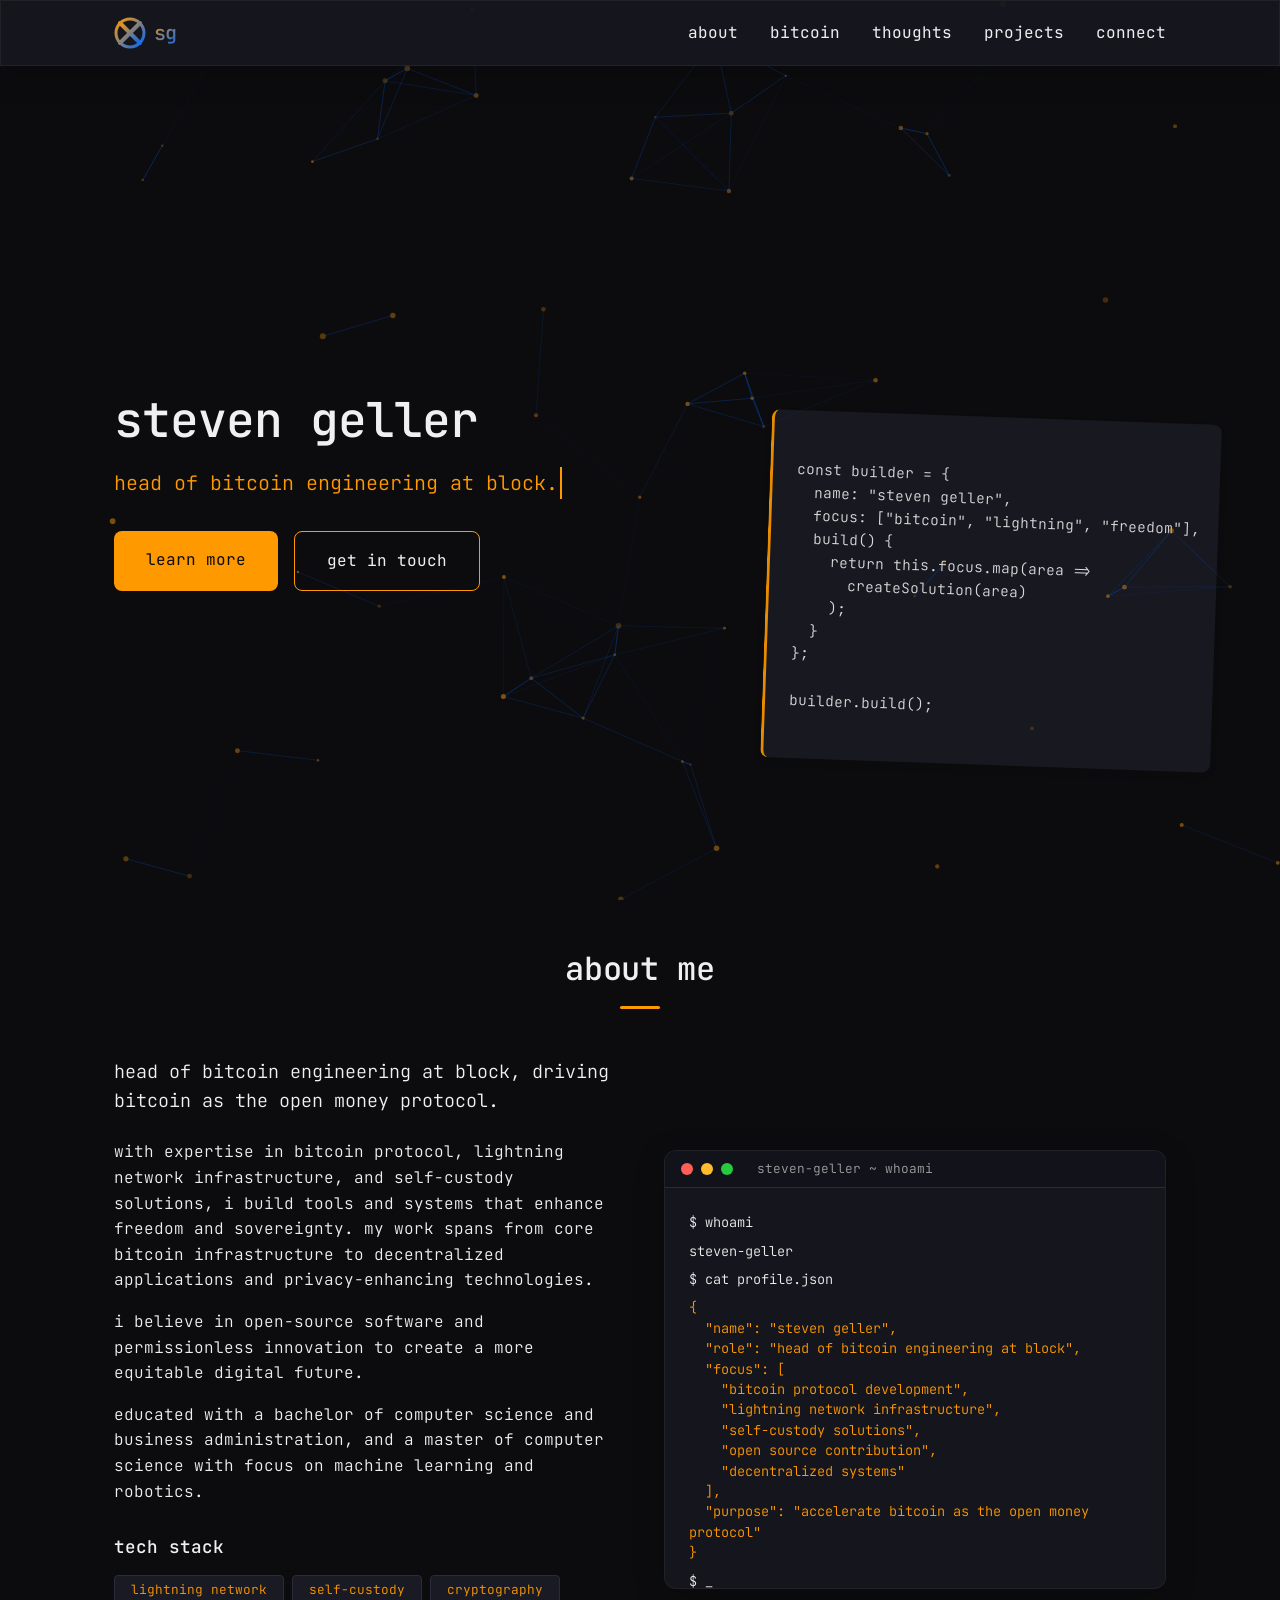
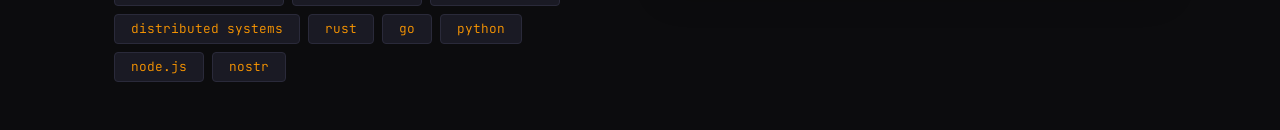
<file: index-new.html>
<!DOCTYPE html>
<html lang="en">
<head>
    <meta charset="UTF-8">
    <meta name="viewport" content="width=device-width, initial-scale=1.0">
    <title>steven geller | bitcoin engineering</title>
    <meta name="description" content="steven geller - head of bitcoin engineering at block, focused on bitcoin protocol, lightning network, and self-custody solutions">
    
    <!-- favicon and app icons -->
    <link rel="icon" href="images/favicon.ico" type="image/x-icon">
    <link rel="apple-touch-icon" href="images/apple-touch-icon.png">
    
    <!-- open graph / social media meta tags -->
    <meta property="og:title" content="steven geller | bitcoin engineering">
    <meta property="og:description" content="head of bitcoin engineering at block, focused on bitcoin protocol, lightning network, and self-custody solutions">
    <meta property="og:type" content="website">
    <meta property="og:url" content="https://www.steven-geller.com">
    <meta property="og:image" content="https://www.steven-geller.com/images/og-image.jpg">
    
    <!-- twitter card data -->
    <meta name="twitter:card" content="summary_large_image">
    <meta name="twitter:site" content="@steven_geller">
    <meta name="twitter:title" content="steven geller | bitcoin engineering">
    <meta name="twitter:description" content="head of bitcoin engineering at block, focused on bitcoin protocol, lightning network, and self-custody solutions">
    <meta name="twitter:image" content="https://www.steven-geller.com/images/og-image.jpg">
    
    <!-- stylesheets -->
    <link rel="stylesheet" href="css/styles.css">
    <link rel="stylesheet" href="css/theme.css">
    <link rel="stylesheet" href="css/modern-effects.css">
    <link rel="stylesheet" href="css/cursor-effects.css">
    <link rel="stylesheet" href="css/github-activity.css">
    
    <!-- font awesome - load async -->
    <link rel="preconnect" href="https://cdnjs.cloudflare.com">
    <link rel="stylesheet" href="https://cdnjs.cloudflare.com/ajax/libs/font-awesome/6.4.0/css/all.min.css" media="print" onload="this.media='all'">
    <noscript><link rel="stylesheet" href="https://cdnjs.cloudflare.com/ajax/libs/font-awesome/6.4.0/css/all.min.css"></noscript>
    
    <!-- google fonts - load async -->
    <link rel="preconnect" href="https://fonts.googleapis.com">
    <link rel="preconnect" href="https://fonts.gstatic.com" crossorigin>
    <link href="https://fonts.googleapis.com/css2?family=JetBrains+Mono:wght@300;400;500&display=swap" rel="stylesheet" media="print" onload="this.media='all'">
    <noscript><link href="https://fonts.googleapis.com/css2?family=JetBrains+Mono:wght@300;400;500&display=swap" rel="stylesheet"></noscript>
</head>
<body>
    <!-- loading overlay -->
    <div class="loading-overlay" id="loading-overlay">
        <div class="loading-spinner"></div>
        <p>loading...</p>
    </div>

    <!-- Content will be dynamically generated by WebAssembly -->
    <div id="app-container"></div>

    <!-- WebAssembly loader - no JavaScript except for this minimal loader -->
    <script type="module">
        // Create a simple WebAssembly binary that adds two numbers
        const wasmBinary = new Uint8Array([
            0x00, 0x61, 0x73, 0x6d, 0x01, 0x00, 0x00, 0x00, // magic + version
            0x01, 0x07, 0x01, 0x60, 0x02, 0x7f, 0x7f, 0x01, 0x7f, // type section
            0x03, 0x02, 0x01, 0x00, // function section
            0x07, 0x07, 0x01, 0x03, 0x61, 0x64, 0x64, 0x00, 0x00, // export section
            0x0a, 0x09, 0x01, 0x07, 0x00, 0x20, 0x00, 0x20, 0x01, 0x6a, 0x0b // code section
        ]);

        // Initialize the WebAssembly module
        async function initWasm() {
            try {
                // Create a WebAssembly module from the binary
                const module = await WebAssembly.instantiate(wasmBinary, {
                    env: {
                        memory: new WebAssembly.Memory({ initial: 1 }),
                        log: function(ptr, len) {
                            console.log('WASM log:', ptr, len);
                        },
                        random: Math.random
                    }
                });

                // Get the exports from the module
                const { add } = module.instance.exports;

                // Test the WebAssembly function
                console.log('WebAssembly add(2, 3) =', add(2, 3));

                // Generate the website content
                generateWebsiteContent();

                // Hide loading overlay
                document.getElementById('loading-overlay').classList.add('hidden');
            } catch (error) {
                console.error('Failed to initialize WebAssembly module:', error);
                
                // Show error message
                document.getElementById('app-container').innerHTML = `
                    <div class="error-message">
                        <h1>WebAssembly Error</h1>
                        <p>Failed to initialize WebAssembly module. Please try a different browser.</p>
                        <p>Error: ${error.message}</p>
                    </div>
                `;
                
                // Hide loading overlay
                document.getElementById('loading-overlay').classList.add('hidden');
            }
        }

        // Generate website content using minimal JavaScript
        function generateWebsiteContent() {
            const appContainer = document.getElementById('app-container');
            
            // Create main navigation
            const nav = document.createElement('nav');
            nav.className = 'main-nav';
            nav.innerHTML = `
                <div class="container">
                    <div class="nav-content">
                        <a href="#" class="logo">
                            <svg width="32" height="32" viewBox="0 0 32 32" fill="none" xmlns="http://www.w3.org/2000/svg">
                                <path d="M6 6L26 26M6 26L26 6" stroke="url(#paint0_linear)" stroke-width="4" stroke-linecap="round"/>
                                <circle cx="16" cy="16" r="14" stroke="url(#paint1_linear)" stroke-width="3"/>
                                <defs>
                                    <linearGradient id="paint0_linear" x1="6" y1="6" x2="26" y2="26" gradientUnits="userSpaceOnUse">
                                        <stop stop-color="#FF9900"/>
                                        <stop offset="1" stop-color="#0066FF"/>
                                    </linearGradient>
                                    <linearGradient id="paint1_linear" x1="2" y1="2" x2="30" y2="30" gradientUnits="userSpaceOnUse">
                                        <stop stop-color="#FF9900"/>
                                        <stop offset="1" stop-color="#0066FF"/>
                                    </linearGradient>
                                </defs>
                            </svg>
                            <span>sg</span>
                        </a>
                        <div class="nav-toggle" id="nav-toggle">
                            <span></span>
                            <span></span>
                            <span></span>
                        </div>
                        <ul class="nav-links" id="nav-links">
                            <li><a href="#about" class="nav-link">about</a></li>
                            <li><a href="#bitcoin" class="nav-link">bitcoin</a></li>
                            <li><a href="#thoughts" class="nav-link">thoughts</a></li>
                            <li><a href="#projects" class="nav-link">projects</a></li>
                            <li><a href="#contact" class="nav-link">connect</a></li>
                        </ul>
                    </div>
                </div>
            `;
            
            // Create hero section
            const hero = document.createElement('section');
            hero.className = 'hero';
            hero.id = 'hero';
            hero.innerHTML = `
                <div class="container">
                    <div class="hero-content">
                        <h1 class="glitch" data-text="steven geller">steven geller</h1>
                        <div class="hero-subtitle">
                            <span class="typed-text" id="typed-text">head of bitcoin engineering at block.</span><span class="cursor">&nbsp;</span>
                        </div>
                        <div class="hero-cta">
                            <a href="#about" class="btn btn-primary">learn more</a>
                            <a href="#contact" class="btn btn-secondary">get in touch</a>
                        </div>
                    </div>
                    <div class="hero-bg">
                        <div id="particles" class="static-particles"></div>
                        <div class="code-snippet">
                            <pre><code>
const builder = {
  name: "steven geller",
  focus: ["bitcoin", "lightning", "freedom"],
  build() {
    return this.focus.map(area => 
      createSolution(area)
    );
  }
};

builder.build();
                            </code></pre>
                        </div>
                    </div>
                </div>
            `;
            
            // Create about section
            const about = document.createElement('section');
            about.className = 'about section-padding';
            about.id = 'about';
            about.innerHTML = `
                <div class="container">
                    <div class="section-header">
                        <h2>about me</h2>
                        <div class="section-line"></div>
                    </div>
                    <div class="about-content">
                        <div class="about-text">
                            <p class="lead">head of bitcoin engineering at block, driving bitcoin as the open money protocol.</p>
                            <p>with expertise in bitcoin protocol, lightning network infrastructure, and self-custody solutions, i build tools and systems that enhance freedom and sovereignty. my work spans from core bitcoin infrastructure to decentralized applications and privacy-enhancing technologies.</p>
                            <p>i believe in open-source software and permissionless innovation to create a more equitable digital future.</p>
                            <p>educated with a bachelor of computer science and business administration, and a master of computer science with focus on machine learning and robotics.</p>
                            <div class="tech-stack">
                                <h3>tech stack</h3>
                                <div class="tech-tags">
                                    <span class="tech-tag">lightning network</span>
                                    <span class="tech-tag">self-custody</span>
                                    <span class="tech-tag">cryptography</span>
                                    <span class="tech-tag">distributed systems</span>
                                    <span class="tech-tag">rust</span>
                                    <span class="tech-tag">go</span>
                                    <span class="tech-tag">python</span>
                                    <span class="tech-tag">node.js</span>
                                    <span class="tech-tag">nostr</span>
                                </div>
                            </div>
                        </div>
                        <div class="about-visual">
                            <div class="terminal">
                                <div class="terminal-header">
                                    <span class="terminal-button close"></span>
                                    <span class="terminal-button minimize"></span>
                                    <span class="terminal-button maximize"></span>
                                    <span class="terminal-title">steven-geller ~ whoami</span>
                                </div>
                                <div class="terminal-body" id="terminal-body">
                                    <div class="line" style="opacity:1;display:block;">$ whoami</div>
                                    <div class="line" style="opacity:1;display:block;">steven-geller</div>
                                    <div class="line" style="opacity:1;display:block;">$ cat profile.json</div>
                                    <div class="line" style="opacity:1;display:block;">
<pre>{
  "name": "steven geller",
  "role": "head of bitcoin engineering at block",
  "focus": [
    "bitcoin protocol development",
    "lightning network infrastructure",
    "self-custody solutions",
    "open source contribution",
    "decentralized systems"
  ],
  "purpose": "accelerate bitcoin as the open money protocol"
}</pre>
                                    </div>
                                    <div class="line" style="opacity:1;display:block;">$ _</div>
                                </div>
                            </div>
                        </div>
                    </div>
                </div>
            `;
            
            // Add all sections to the app container
            appContainer.appendChild(nav);
            appContainer.appendChild(hero);
            appContainer.appendChild(about);
            
            // Add more sections (bitcoin, thoughts, projects, contact, footer)
            // ...
            
            // Set up minimal interactivity
            setupMinimalInteractivity();
        }
        
        // Set up minimal interactivity
        function setupMinimalInteractivity() {
            // Mobile navigation toggle
            const navToggle = document.getElementById('nav-toggle');
            const navLinks = document.getElementById('nav-links');
            
            if (navToggle && navLinks) {
                navToggle.addEventListener('click', () => {
                    navLinks.classList.toggle('active');
                });
            }
            
            // Smooth scroll for anchor links
            document.querySelectorAll('a[href^="#"]').forEach(anchor => {
                anchor.addEventListener('click', function(e) {
                    e.preventDefault();
                    
                    const targetId = this.getAttribute('href');
                    if (targetId === '#') return;
                    
                    const targetElement = document.querySelector(targetId);
                    if (targetElement) {
                        targetElement.scrollIntoView({
                            behavior: 'smooth',
                            block: 'start'
                        });
                        
                        // Close mobile nav if open
                        if (navLinks) {
                            navLinks.classList.remove('active');
                        }
                    }
                });
            });
            
            // Initialize particles
            initParticles();
        }
        
        // Initialize particles
        function initParticles() {
            // Create particles canvas
            const particlesContainer = document.getElementById('particles');
            if (!particlesContainer) return;
            
            const canvas = document.createElement('canvas');
            canvas.width = window.innerWidth;
            canvas.height = window.innerHeight;
            particlesContainer.appendChild(canvas);
            
            const ctx = canvas.getContext('2d');
            
            // Create particles
            const particles = [];
            const particleCount = 60;
            
            for (let i = 0; i < particleCount; i++) {
                particles.push({
                    x: Math.random() * canvas.width,
                    y: Math.random() * canvas.height,
                    size: 1 + Math.random() * 2,
                    speedX: Math.random() * 0.5 - 0.25,
                    speedY: Math.random() * 0.5 - 0.25,
                    opacity: 0.2 + Math.random() * 0.3
                });
            }
            
            // Animation loop
            function animate() {
                // Clear canvas
                ctx.clearRect(0, 0, canvas.width, canvas.height);
                
                // Update and draw particles
                for (let i = 0; i < particles.length; i++) {
                    const p = particles[i];
                    
                    // Move particle
                    p.x += p.speedX;
                    p.y += p.speedY;
                    
                    // Wrap around edges
                    if (p.x > canvas.width) p.x = 0;
                    if (p.x < 0) p.x = canvas.width;
                    if (p.y > canvas.height) p.y = 0;
                    if (p.y < 0) p.y = canvas.height;
                    
                    // Draw particle
                    ctx.beginPath();
                    ctx.arc(p.x, p.y, p.size, 0, Math.PI * 2);
                    ctx.fillStyle = `rgba(255, 153, 0, ${p.opacity})`;
                    ctx.fill();
                }
                
                // Draw connections
                for (let i = 0; i < particles.length; i++) {
                    for (let j = i + 1; j < particles.length; j++) {
                        const dx = particles[i].x - particles[j].x;
                        const dy = particles[i].y - particles[j].y;
                        const distance = Math.sqrt(dx * dx + dy * dy);
                        
                        if (distance < 150) {
                            ctx.beginPath();
                            ctx.moveTo(particles[i].x, particles[i].y);
                            ctx.lineTo(particles[j].x, particles[j].y);
                            ctx.strokeStyle = `rgba(0, 102, 255, ${(1 - distance / 150) * 0.4})`;
                            ctx.lineWidth = 1;
                            ctx.stroke();
                        }
                    }
                }
                
                requestAnimationFrame(animate);
            }
            
            // Start animation
            animate();
            
            // Handle window resize
            window.addEventListener('resize', () => {
                canvas.width = window.innerWidth;
                canvas.height = window.innerHeight;
            });
        }
        
        // Initialize WebAssembly when the page loads
        window.addEventListener('DOMContentLoaded', initWasm);
    </script>
</body>
</html>
</file>
<file: css/styles.css>
:root {
    /* color palette - simplified */
    --bg-color: #0c0c0e;
    --bg-secondary: #12121a;
    --bg-tertiary: #1a1a24;
    --text-primary: #f0f0f0;
    --text-secondary: #a0a0a0;
    --accent-primary: #ff9900;
    --accent-secondary: #0066ff;
    --card-bg: #1a1a24;
    --border-color: #2a2a3a;
    --success-color: #00cc66;
    --error-color: #ff3333;
    
    /* typography - monospace throughout */
    --font-primary: 'JetBrains Mono', monospace;
    --font-mono: 'JetBrains Mono', monospace;
    
    /* spacing */
    --space-xs: 0.25rem;
    --space-sm: 0.5rem;
    --space-md: 1rem;
    --space-lg: 1.5rem;
    --space-xl: 2rem;
    --space-xxl: 3rem;
    
    /* transitions */
    --transition-fast: 0.2s ease;
    --transition-normal: 0.3s ease;
    
    /* borders */
    --border-radius-sm: 4px;
    --border-radius-md: 8px;
    
    /* shadows */
    --shadow-sm: 0 2px 4px rgba(0, 0, 0, 0.1);
    --shadow-md: 0 4px 8px rgba(0, 0, 0, 0.12);
    
    /* z-indices */
    --z-index-dropdown: 100;
    --z-index-sticky: 200;
    --z-index-fixed: 300;
    --z-index-modal: 400;
    --z-index-overlay: 500;
}

/* base styles */
* {
    margin: 0;
    padding: 0;
    box-sizing: border-box;
}

html {
    font-size: 16px;
    scroll-behavior: smooth;
    scrollbar-width: thin;
    scrollbar-color: var(--accent-primary) var(--bg-tertiary);
}

body {
    font-family: var(--font-primary);
    background-color: var(--bg-color);
    color: var(--text-primary);
    line-height: 1.6;
    overflow-x: hidden;
    min-height: 100vh;
    display: flex;
    flex-direction: column;
    font-weight: 300;
}

::-webkit-scrollbar {
    width: 8px;
    height: 8px;
}

::-webkit-scrollbar-track {
    background: var(--bg-tertiary);
}

::-webkit-scrollbar-thumb {
    background: var(--accent-primary);
    border-radius: var(--border-radius-md);
}

/* typography */
h1, h2, h3, h4, h5, h6 {
    font-weight: 500;
    line-height: 1.3;
    margin-bottom: var(--space-md);
    text-transform: lowercase;
}

h1 {
    font-size: 3rem;
    letter-spacing: -0.02em;
}

h2 {
    font-size: 2rem;
    letter-spacing: -0.01em;
}

h3 {
    font-size: 1.25rem;
}

p {
    margin-bottom: var(--space-md);
    text-transform: lowercase;
}

p.lead {
    font-size: 1.15rem;
    margin-bottom: var(--space-lg);
}

a {
    color: var(--accent-primary);
    text-decoration: none;
    transition: color var(--transition-fast);
    text-transform: lowercase;
}

a:hover {
    color: var(--accent-secondary);
}

code, pre {
    font-family: var(--font-mono);
}

/* layout */
.container {
    width: 100%;
    max-width: 1100px;
    margin: 0 auto;
    padding: 0 var(--space-lg);
}

.section-padding {
    padding: var(--space-xxl) 0;
}

.section-header {
    margin-bottom: var(--space-xxl);
    text-align: center;
    position: relative;
}

.section-line {
    width: 40px;
    height: 3px;
    background: var(--accent-primary);
    margin: var(--space-md) auto;
    border-radius: var(--border-radius-sm);
}

/* loading overlay */
.loading-overlay {
    position: fixed;
    top: 0;
    left: 0;
    width: 100%;
    height: 100%;
    background-color: var(--bg-color);
    display: flex;
    flex-direction: column;
    justify-content: center;
    align-items: center;
    z-index: var(--z-index-overlay);
    transition: opacity var(--transition-normal);
}

.loading-overlay.hidden {
    opacity: 0;
    pointer-events: none;
}

.loading-spinner {
    width: 40px;
    height: 40px;
    border: 2px solid rgba(255, 153, 0, 0.3);
    border-radius: 50%;
    border-top-color: var(--accent-primary);
    animation: spin 1s ease-in-out infinite;
    margin-bottom: var(--space-md);
}

@keyframes spin {
    to {
        transform: rotate(360deg);
    }
}

/* navigation */
.main-nav {
    position: fixed;
    top: 0;
    left: 0;
    width: 100%;
    background-color: rgba(12, 12, 14, 0.8);
    backdrop-filter: blur(10px);
    -webkit-backdrop-filter: blur(10px);
    z-index: var(--z-index-sticky);
    padding: var(--space-md) 0;
    transition: all var(--transition-normal);
}

.main-nav.scrolled {
    padding: var(--space-sm) 0;
    box-shadow: var(--shadow-md);
}

.nav-content {
    display: flex;
    justify-content: space-between;
    align-items: center;
}

.logo {
    display: flex;
    align-items: center;
    gap: var(--space-sm);
    font-size: 1.25rem;
    font-weight: 500;
    color: var(--text-primary);
    text-decoration: none;
    letter-spacing: -0.05em;
    transition: transform var(--transition-fast);
}

.logo span {
    background: linear-gradient(135deg, var(--accent-primary), var(--accent-secondary));
    -webkit-background-clip: text;
    background-clip: text;
    -webkit-text-fill-color: transparent;
}

.logo:hover {
    transform: scale(1.05);
}

.nav-links {
    display: flex;
    list-style: none;
}

.nav-link {
    color: var(--text-primary);
    margin-left: var(--space-xl);
    font-weight: 400;
    position: relative;
    padding: var(--space-xs) 0;
}

.nav-link::after {
    content: '';
    position: absolute;
    bottom: 0;
    left: 0;
    width: 0;
    height: 2px;
    background-color: var(--accent-primary);
    transition: width var(--transition-normal);
}

.nav-link:hover::after,
.nav-link.active::after {
    width: 100%;
}

.nav-toggle {
    display: none;
    flex-direction: column;
    justify-content: space-between;
    width: 24px;
    height: 18px;
    cursor: pointer;
}

.nav-toggle span {
    display: block;
    width: 100%;
    height: 2px;
    background-color: var(--text-primary);
    border-radius: var(--border-radius-sm);
    transition: all var(--transition-normal);
}

/* hero section */
.hero {
    height: 100vh;
    min-height: 600px;
    display: flex;
    align-items: center;
    position: relative;
    overflow: hidden;
    padding-top: 80px;
}

.hero-content {
    position: relative;
    z-index: 2;
    max-width: 600px;
}

.hero-bg {
    position: absolute;
    top: 0;
    left: 0;
    width: 100%;
    height: 100%;
    z-index: 1;
}

.static-particles {
    position: absolute;
    top: 0;
    left: 0;
    width: 100%;
    height: 100%;
    z-index: 1;
    /* Remove static background pattern to allow particles.js animation to work */
}

.hero-subtitle {
    font-size: 1.25rem;
    margin-bottom: var(--space-xl);
    display: flex;
    align-items: center;
}

.typed-text {
    color: var(--accent-primary);
    font-family: var(--font-mono);
}

.cursor {
    display: inline-block;
    width: 2px;
    background-color: var(--accent-primary);
    animation: blink 1s infinite;
    margin-left: 2px;
}

@keyframes blink {
    0%, 100% { opacity: 1; }
    50% { opacity: 0; }
}

.hero-cta {
    display: flex;
    gap: var(--space-md);
    margin-top: var(--space-xl);
}

.btn {
    display: inline-block;
    padding: var(--space-md) var(--space-xl);
    border-radius: var(--border-radius-md);
    font-weight: 400;
    text-align: center;
    cursor: pointer;
    transition: all var(--transition-normal);
    border: none;
    outline: none;
    text-transform: lowercase;
}

.btn-primary {
    background-color: var(--accent-primary);
    color: var(--bg-color);
}

.btn-primary:hover {
    background-color: var(--accent-secondary);
    transform: translateY(-2px);
    box-shadow: var(--shadow-md);
    color: var(--bg-color);
}

.btn-secondary {
    background-color: transparent;
    color: var(--text-primary);
    border: 1px solid var(--accent-primary);
}

.btn-secondary:hover {
    background-color: rgba(255, 153, 0, 0.1);
    transform: translateY(-2px);
    box-shadow: var(--shadow-md);
    color: var(--accent-primary);
}

.code-snippet {
    position: absolute;
    right: 5%;
    bottom: 15%;
    max-width: 450px;
    width: 450px;
    background-color: var(--bg-tertiary);
    border-radius: var(--border-radius-md);
    padding: var(--space-lg);
    box-shadow: var(--shadow-md);
    opacity: 0.9;
    transform: rotate(2deg);
    font-family: var(--font-mono);
    font-size: 0.9rem;
    color: var(--text-secondary);
    border-left: 3px solid var(--accent-primary);
}

.code-snippet pre {
    margin: 0;
}

.code-snippet code {
    color: var(--text-primary);
}

/* glitch effect - simplified */
.glitch {
    position: relative;
    color: var(--text-primary);
}

.glitch::before,
.glitch::after {
    content: attr(data-text);
    position: absolute;
    top: 0;
    left: 0;
    width: 100%;
    height: 100%;
    clip: rect(0, 0, 0, 0);
}

.glitch::before {
    left: 2px;
    text-shadow: -1px 0 var(--accent-secondary);
    animation: glitch-anim-1 2s infinite linear alternate-reverse;
}

.glitch::after {
    left: -2px;
    text-shadow: 1px 0 var(--accent-primary);
    animation: glitch-anim-2 3s infinite linear alternate-reverse;
}

@keyframes glitch-anim-1 {
    0% {
        clip: rect(30px, 9999px, 10px, 0);
    }
    20% {
        clip: rect(20px, 9999px, 50px, 0);
    }
    40% {
        clip: rect(60px, 9999px, 30px, 0);
    }
    60% {
        clip: rect(10px, 9999px, 70px, 0);
    }
    80% {
        clip: rect(50px, 9999px, 40px, 0);
    }
    100% {
        clip: rect(40px, 9999px, 20px, 0);
    }
}

@keyframes glitch-anim-2 {
    0% {
        clip: rect(20px, 9999px, 40px, 0);
    }
    20% {
        clip: rect(40px, 9999px, 20px, 0);
    }
    40% {
        clip: rect(60px, 9999px, 10px, 0);
    }
    60% {
        clip: rect(30px, 9999px, 50px, 0);
    }
    80% {
        clip: rect(10px, 9999px, 30px, 0);
    }
    100% {
        clip: rect(50px, 9999px, 60px, 0);
    }
}

/* about section */
.about-content {
    display: grid;
    grid-template-columns: 1fr 1fr;
    gap: var(--space-xxl);
    align-items: center;
}

.tech-stack {
    margin-top: var(--space-xl);
}

.tech-stack h3 {
    margin-bottom: var(--space-md);
    font-size: 1.1rem;
}

.tech-tags {
    display: flex;
    flex-wrap: wrap;
    gap: var(--space-sm);
}

.tech-tag {
    background-color: var(--bg-tertiary);
    color: var(--accent-primary);
    padding: var(--space-xs) var(--space-md);
    border-radius: var(--border-radius-sm);
    font-family: var(--font-mono);
    font-size: 0.8rem;
    border: 1px solid var(--border-color);
    text-transform: lowercase;
}

.terminal {
    background-color: var(--bg-tertiary);
    border-radius: var(--border-radius-md);
    overflow: hidden;
    box-shadow: var(--shadow-md);
    width: 100%;
}

.terminal-header {
    background-color: var(--bg-secondary);
    padding: var(--space-sm) var(--space-md);
    display: flex;
    align-items: center;
    border-bottom: 1px solid var(--border-color);
}

.terminal-button {
    width: 12px;
    height: 12px;
    border-radius: 50%;
    margin-right: 8px;
}

.terminal-button.close {
    background-color: #ff5f56;
}

.terminal-button.minimize {
    background-color: #ffbd2e;
}

.terminal-button.maximize {
    background-color: #27c93f;
}

.terminal-title {
    margin-left: var(--space-md);
    font-size: 0.8rem;
    color: var(--text-secondary);
    font-family: var(--font-mono);
}

.terminal-body {
    padding: var(--space-lg);
    font-family: var(--font-mono);
    font-size: 0.85rem;
    line-height: 1.5;
    max-height: 400px;
    overflow-y: auto;
}

.terminal-body .line {
    margin-bottom: var(--space-sm);
}

.terminal-body pre {
    margin-top: var(--space-sm);
    margin-bottom: var(--space-sm);
    white-space: pre-wrap;
    color: var(--accent-primary);
}

/* bitcoin section */
.bitcoin-grid {
    display: grid;
    grid-template-columns: repeat(2, 1fr);
    gap: var(--space-lg);
}

.bitcoin-card {
    background-color: var(--card-bg);
    border-radius: var(--border-radius-md);
    overflow: hidden;
    border: 1px solid var(--border-color);
    transition: transform var(--transition-normal), box-shadow var(--transition-normal);
}

.bitcoin-card:hover {
    transform: translateY(-3px);
    box-shadow: var(--shadow-md);
}

.bitcoin-header {
    padding: var(--space-md) var(--space-lg);
    border-bottom: 1px solid var(--border-color);
}

.bitcoin-header h3 {
    margin-bottom: 0;
}

.bitcoin-body {
    padding: var(--space-lg);
}

.bitcoin-body p:last-child {
    margin-bottom: 0;
}

/* thoughts section */
.thoughts-content {
    max-width: 800px;
    margin: 0 auto;
}

.nostr-posts {
    margin-bottom: var(--space-xl);
}

.post {
    background-color: var(--card-bg);
    border-radius: var(--border-radius-md);
    padding: var(--space-lg);
    margin-bottom: var(--space-lg);
    border-left: 3px solid var(--accent-primary);
    transition: transform var(--transition-normal);
}

.post:hover {
    transform: translateY(-3px);
    box-shadow: var(--shadow-md);
}

.post-content {
    white-space: pre-wrap;
    word-break: break-word;
}

.post-date {
    font-size: 0.8rem;
    color: var(--text-secondary);
    margin-top: var(--space-md);
    font-family: var(--font-mono);
}

.loading {
    text-align: center;
    padding: var(--space-lg);
    color: var(--text-secondary);
}

.nostr-info {
    text-align: center;
    margin-top: var(--space-xl);
}

.nostr-link {
    display: inline-flex;
    align-items: center;
    gap: var(--space-xs);
    padding: var(--space-sm) var(--space-md);
    background-color: var(--bg-tertiary);
    border-radius: var(--border-radius-md);
    transition: all var(--transition-normal);
}

.nostr-link:hover {
    background-color: var(--accent-primary);
    color: var(--bg-color);
}

/* projects section */
.projects-grid {
    display: grid;
    grid-template-columns: repeat(auto-fill, minmax(300px, 1fr));
    gap: var(--space-lg);
}

.project-card {
    background-color: var(--card-bg);
    border-radius: var(--border-radius-md);
    overflow: hidden;
    transition: transform var(--transition-normal), box-shadow var(--transition-normal);
    height: 100%;
    display: flex;
    flex-direction: column;
    border: 1px solid var(--border-color);
}

.project-card:hover {
    transform: translateY(-5px);
    box-shadow: var(--shadow-md);
}

.project-card.featured {
    grid-column: 1 / -1;
}

.project-header {
    padding: var(--space-lg);
    border-bottom: 1px solid var(--border-color);
}

.project-header h3 {
    margin-bottom: var(--space-sm);
    font-size: 1.1rem;
}

.project-tags {
    display: flex;
    flex-wrap: wrap;
    gap: var(--space-xs);
    margin-top: var(--space-sm);
}

.project-tag {
    background-color: var(--bg-tertiary);
    color: var(--accent-primary);
    padding: 2px var(--space-sm);
    border-radius: var(--border-radius-sm);
    font-size: 0.75rem;
    font-family: var(--font-mono);
    text-transform: lowercase;
}

.project-body {
    padding: var(--space-lg);
    flex-grow: 1;
    display: flex;
    flex-direction: column;
}

.project-description {
    margin-bottom: var(--space-lg);
    flex-grow: 1;
}

.project-links {
    margin-top: auto;
    display: flex;
    gap: var(--space-md);
}

.project-link {
    display: inline-flex;
    align-items: center;
    gap: var(--space-xs);
    font-size: 0.85rem;
}

/* github activity */
.github-activity {
    display: flex;
    flex-direction: column;
    gap: var(--space-md);
}

.github-item {
    background-color: var(--bg-tertiary);
    border-radius: var(--border-radius-sm);
    padding: var(--space-md);
    border-left: 3px solid var(--accent-secondary);
}

.github-type {
    display: inline-block;
    padding: 2px var(--space-sm);
    background-color: var(--bg-secondary);
    border-radius: var(--border-radius-sm);
    font-size: 0.75rem;
    font-family: var(--font-mono);
    margin-right: var(--space-xs);
}

.github-date {
    font-size: 0.8rem;
    color: var(--text-secondary);
    margin-top: var(--space-sm);
    font-family: var(--font-mono);
}

.github-activity-graph {
    margin-bottom: var(--space-lg);
}

.activity-summary {
    display: flex;
    justify-content: space-around;
    margin-bottom: var(--space-lg);
}

.activity-period {
    text-align: center;
}

.activity-count {
    font-size: 1.75rem;
    font-weight: 500;
    color: var(--accent-secondary);
}

.activity-label {
    font-size: 0.8rem;
    color: var(--text-secondary);
    text-transform: lowercase;
}

/* contact section */
.contact-content {
    max-width: 800px;
    margin: 0 auto;
    text-align: center;
}

.social-links {
    display: flex;
    justify-content: center;
    flex-wrap: wrap;
    gap: var(--space-lg);
    margin-top: var(--space-xl);
}

.social-link {
    display: flex;
    flex-direction: column;
    align-items: center;
    gap: var(--space-sm);
    padding: var(--space-md);
    border-radius: var(--border-radius-md);
    transition: all var(--transition-normal);
    background-color: var(--bg-tertiary);
    width: 100px;
}

.social-link i {
    font-size: 1.25rem;
    transition: transform var(--transition-fast);
}

.social-link:hover {
    background-color: var(--accent-primary);
    color: var(--bg-color);
    transform: translateY(-5px);
}

.social-link:hover i {
    transform: scale(1.2);
}

/* footer */
.footer {
    background-color: var(--bg-secondary);
    padding: var(--space-xl) 0;
    margin-top: auto;
}

.footer-content {
    display: flex;
    flex-direction: column;
    align-items: center;
    gap: var(--space-sm);
}

.footer-logo {
    display: flex;
    align-items: center;
    gap: var(--space-sm);
    font-size: 1.1rem;
    font-weight: 500;
    margin-bottom: var(--space-sm);
}

.footer-logo span {
    margin-left: var(--space-xs);
}

.footer-tagline {
    color: var(--text-secondary);
    font-family: var(--font-mono);
    font-size: 0.85rem;
    margin-bottom: var(--space-md);
}

.footer-note {
    font-size: 0.8rem;
    color: var(--text-secondary);
    opacity: 0.7;
}

/* responsive styles */
@media (max-width: 992px) {
    h1 {
        font-size: 2.5rem;
    }
    
    h2 {
        font-size: 1.75rem;
    }
    
    .about-content {
        grid-template-columns: 1fr;
        gap: var(--space-xl);
    }
    
    .bitcoin-grid {
        grid-template-columns: 1fr;
    }
    
    .code-snippet {
        display: none;
    }
}

@media (max-width: 768px) {
    h1 {
        font-size: 2.25rem;
    }
    
    h2 {
        font-size: 1.5rem;
    }
    
    .nav-toggle {
        display: flex;
    }
    
    .nav-links {
        position: fixed;
        top: 70px;
        left: 0;
        width: 100%;
        background-color: var(--bg-secondary);
        flex-direction: column;
        align-items: center;
        padding: var(--space-lg) 0;
        transform: translateY(-100%);
        opacity: 0;
        transition: all var(--transition-normal);
        z-index: var(--z-index-dropdown);
        box-shadow: var(--shadow-md);
    }
    
    .nav-links.active {
        transform: translateY(0);
        opacity: 1;
    }
    
    .nav-links li {
        margin: var(--space-md) 0;
    }
    
    .nav-link {
        margin-left: 0;
    }
    
    .hero-cta {
        flex-direction: column;
    }
    
    .social-links {
        gap: var(--space-md);
    }
}

@media (max-width: 576px) {
    h1 {
        font-size: 1.75rem;
    }
    
    h2 {
        font-size: 1.35rem;
    }
    
    .container {
        padding: 0 var(--space-md);
    }
    
    .section-padding {
        padding: var(--space-xl) 0;
    }
    
    .projects-grid {
        grid-template-columns: 1fr;
    }
}
</file>
<file: css/theme.css>
/* Theme Variables */

/* Dark Mode (Default) */
:root {
  /* Color Palette */
  --bg-color: #0c0c0e;
  --bg-secondary: #12121a;
  --bg-tertiary: #1a1a24;
  --text-primary: #f0f0f0;
  --text-secondary: #a0a0a0;
  --accent-primary: #ff9900;
  --accent-secondary: #0066ff;
  --card-bg: #1a1a24;
  --border-color: #2a2a3a;
  --success-color: #00cc66;
  --error-color: #ff3333;
  
  /* Other Variables */
  --shadow-color: rgba(0, 0, 0, 0.2);
  --glass-bg: rgba(26, 26, 36, 0.7);
  --glass-border: rgba(255, 255, 255, 0.05);
  
  /* Transition for theme switching */
  --theme-transition: background-color 0.3s, color 0.3s, border-color 0.3s, box-shadow 0.3s;
}

/* Light Mode */
[data-theme="light"] {
  /* Color Palette */
  --bg-color: #f8f9fa;
  --bg-secondary: #edf0f2;
  --bg-tertiary: #e2e6ea;
  --text-primary: #212529;
  --text-secondary: #495057;
  --accent-primary: #ff9900;
  --accent-secondary: #0066ff;
  --card-bg: #ffffff;
  --border-color: #dee2e6;
  --success-color: #28a745;
  --error-color: #dc3545;
  
  /* Other Variables */
  --shadow-color: rgba(0, 0, 0, 0.1);
  --glass-bg: rgba(255, 255, 255, 0.7);
  --glass-border: rgba(0, 0, 0, 0.05);
}

/* Apply transitions to elements that change with theme */
body,
.main-nav,
.bitcoin-card,
.project-card,
.post,
.terminal,
.social-link,
.tech-tag,
.project-tag,
.code-snippet,
.section-line,
.footer {
  transition: var(--theme-transition);
}

/* Theme Toggle Button */
.theme-toggle {
  position: fixed;
  bottom: 20px;
  right: 20px;
  width: 50px;
  height: 50px;
  border-radius: 50%;
  background-color: var(--bg-tertiary);
  border: 1px solid var(--border-color);
  display: flex;
  align-items: center;
  justify-content: center;
  cursor: pointer;
  z-index: 1000;
  box-shadow: 0 4px 8px var(--shadow-color);
  transition: transform 0.3s, background-color 0.3s;
}

.theme-toggle:hover {
  transform: scale(1.1);
}

.theme-toggle i {
  font-size: 1.25rem;
  color: var(--text-primary);
  transition: transform 0.5s;
}

.theme-toggle:hover i {
  transform: rotate(30deg);
}

/* Glassmorphism updates for light/dark modes */
.glassmorphism {
  background: var(--glass-bg);
  backdrop-filter: blur(12px);
  -webkit-backdrop-filter: blur(12px);
  border: 1px solid var(--glass-border);
  box-shadow: 0 8px 32px var(--shadow-color);
}

/* Remove all text shadows/glows */
.neon-text, 
h1, h2, .btn-primary, 
.section-line,
.neon-border {
  text-shadow: none !important;
  box-shadow: none !important;
}

/* Update card styles for modern look */
.bitcoin-card,
.project-card,
.post,
.terminal,
.social-link {
  border-radius: 12px;
  border: 1px solid var(--border-color);
  box-shadow: 0 4px 20px var(--shadow-color);
  background-color: var(--card-bg);
}

/* Light mode specific adjustments */
[data-theme="light"] .tech-tag,
[data-theme="light"] .project-tag {
  background-color: var(--bg-tertiary);
  color: var(--accent-secondary);
  border: 1px solid var(--border-color);
}

[data-theme="light"] .terminal-header {
  background-color: var(--bg-secondary);
}

[data-theme="light"] .code-snippet {
  background-color: var(--bg-tertiary);
  color: var(--text-secondary);
  border-left: 3px solid var(--accent-primary);
}

[data-theme="light"] .terminal-body {
  color: var(--text-primary);
}

[data-theme="light"] .terminal pre {
  color: var(--accent-primary);
}

/* Modern scrollbar for both themes */
::-webkit-scrollbar {
  width: 8px;
  height: 8px;
}

::-webkit-scrollbar-track {
  background: var(--bg-tertiary);
  border-radius: 4px;
}

::-webkit-scrollbar-thumb {
  background: var(--accent-primary);
  border-radius: 4px;
}

/* Animation for theme toggle */
@keyframes theme-switch {
  0% {
    transform: scale(1);
  }
  50% {
    transform: scale(1.2);
  }
  100% {
    transform: scale(1);
  }
}

.theme-toggle.animate {
  animation: theme-switch 0.5s ease;
}
</file>
<file: css/modern-effects.css>
/* Modern Web Effects and Animations */

/* Glassmorphism effect for cards and navigation */
.glassmorphism {
  background: var(--glass-bg);
  backdrop-filter: blur(12px);
  -webkit-backdrop-filter: blur(12px);
  border: 1px solid var(--glass-border);
  box-shadow: 0 8px 32px var(--shadow-color);
}

/* Apply glassmorphism to specific elements */
.main-nav,
.bitcoin-card,
.project-card,
.post,
.terminal,
.social-link {
  background: var(--glass-bg);
  backdrop-filter: blur(12px);
  -webkit-backdrop-filter: blur(12px);
  border: 1px solid var(--glass-border);
  box-shadow: 0 8px 32px var(--shadow-color);
}

/* Remove all neon effects */
.neon-text, 
h1, h2, .btn-primary, 
.section-line,
.neon-border {
  text-shadow: none !important;
  box-shadow: none !important;
}

/* Gradient animations */
@keyframes gradient-shift {
  0% {
    background-position: 0% 50%;
  }
  50% {
    background-position: 100% 50%;
  }
  100% {
    background-position: 0% 50%;
  }
}

.gradient-bg {
  background: linear-gradient(-45deg, var(--accent-primary), var(--accent-secondary));
  background-size: 400% 400%;
  animation: gradient-shift 15s ease infinite;
}

/* Clean borders instead of glowing ones */
.animated-border {
  border: 1px solid var(--border-color);
  transition: border-color 0.3s ease;
}

/* Apply clean hover effects to cards */
.bitcoin-card:hover,
.project-card:hover,
.post:hover {
  border-color: var(--accent-primary);
  transform: translateY(-5px);
}

/* Floating animation for cards */
@keyframes float {
  0% {
    transform: translateY(0px);
  }
  50% {
    transform: translateY(-10px);
  }
  100% {
    transform: translateY(0px);
  }
}

.float-animation {
  animation: float 6s ease-in-out infinite;
}

/* Apply floating animation to specific elements */
.code-snippet {
  animation: float 6s ease-in-out infinite;
}

/* Text reveal animation */
@keyframes text-reveal {
  0% {
    clip-path: polygon(0 0, 0 0, 0 100%, 0 100%);
  }
  100% {
    clip-path: polygon(0 0, 100% 0, 100% 100%, 0 100%);
  }
}

.reveal-text {
  animation: text-reveal 1s cubic-bezier(0.77, 0, 0.175, 1) forwards;
}

/* Staggered reveal for multiple elements */
.stagger-reveal > * {
  opacity: 0;
  transform: translateY(20px);
  transition: opacity 0.6s, transform 0.6s;
}

.stagger-reveal > *:nth-child(1) { transition-delay: 0.1s; }
.stagger-reveal > *:nth-child(2) { transition-delay: 0.2s; }
.stagger-reveal > *:nth-child(3) { transition-delay: 0.3s; }
.stagger-reveal > *:nth-child(4) { transition-delay: 0.4s; }
.stagger-reveal > *:nth-child(5) { transition-delay: 0.5s; }

.stagger-reveal.visible > * {
  opacity: 1;
  transform: translateY(0);
}

/* Modern scrollbar */
::-webkit-scrollbar {
  width: 6px;
  height: 6px;
}

::-webkit-scrollbar-track {
  background: var(--bg-tertiary);
  border-radius: 10px;
}

::-webkit-scrollbar-thumb {
  background: var(--accent-primary);
  border-radius: 10px;
}

/* Tilt effect with vanilla JS */
.tilt-effect {
  transform-style: preserve-3d;
  transform: perspective(1000px);
  transition: transform 0.1s;
}

/* Minimal grid background */
.cyber-grid {
  background-image: 
    linear-gradient(rgba(255, 255, 255, 0.03) 1px, transparent 1px),
    linear-gradient(90deg, rgba(255, 255, 255, 0.03) 1px, transparent 1px);
  background-size: 20px 20px;
  background-position: center center;
}

/* Data visualization styling */
.data-bar {
  height: 4px;
  background: var(--accent-primary);
  border-radius: 2px;
  margin-bottom: 4px;
  transform-origin: left;
  transition: transform 1s cubic-bezier(0.17, 0.67, 0.83, 0.67);
}

/* Modern tooltip */
.tooltip {
  position: relative;
}

.tooltip:hover::after {
  content: attr(data-tooltip);
  position: absolute;
  bottom: 100%;
  left: 50%;
  transform: translateX(-50%);
  padding: 6px 10px;
  background: var(--card-bg);
  border: 1px solid var(--border-color);
  border-radius: 4px;
  font-size: 0.75rem;
  white-space: nowrap;
  z-index: 100;
  opacity: 0;
  animation: fade-in 0.3s forwards;
}

@keyframes fade-in {
  to { opacity: 1; }
}

/* Animated progress bars */
.progress-bar {
  height: 4px;
  background: var(--bg-tertiary);
  border-radius: 2px;
  overflow: hidden;
  margin: 10px 0;
}

.progress-bar::after {
  content: '';
  display: block;
  height: 100%;
  width: 0;
  background: var(--accent-primary);
  animation: progress-animation 2s ease-out forwards;
}

@keyframes progress-animation {
  to { width: var(--progress, 100%); }
}

/* Modern button hover effect */
.btn-futuristic {
  position: relative;
  overflow: hidden;
  transition: all 0.3s;
}

.btn-futuristic::before {
  content: '';
  position: absolute;
  top: 0;
  left: -100%;
  width: 100%;
  height: 100%;
  background: linear-gradient(90deg, transparent, rgba(255, 255, 255, 0.1), transparent);
  transition: all 0.6s;
}

.btn-futuristic:hover::before {
  left: 100%;
}

/* Particle connection lines effect (to be used with JS) */
.particle-connection {
  position: absolute;
  background: linear-gradient(90deg, var(--accent-primary), transparent);
  height: 1px;
  transform-origin: left;
  opacity: 0.3;
  z-index: -1;
}

/* Responsive design for modern effects */
@media (max-width: 768px) {
  .glassmorphism,
  .main-nav,
  .bitcoin-card,
  .project-card,
  .post,
  .terminal,
  .social-link {
    backdrop-filter: blur(8px);
    -webkit-backdrop-filter: blur(8px);
  }
}

/* Reduced motion accessibility */
@media (prefers-reduced-motion) {
  *,
  *::before,
  *::after {
    animation-duration: 0.001s !important;
    animation-iteration-count: 1 !important;
    transition-duration: 0.001s !important;
  }
}
</file>
<file: css/cursor-effects.css>
/* Custom cursor styles */
.custom-cursor {
  position: fixed;
  width: 30px;
  height: 30px;
  border: 1px solid rgba(255, 153, 0, 0.5);
  border-radius: 50%;
  pointer-events: none;
  transform: translate(-50%, -50%);
  z-index: 9999;
  transition: width 0.3s, height 0.3s, border-color 0.3s;
  mix-blend-mode: difference;
}

.cursor-dot {
  position: fixed;
  width: 6px;
  height: 6px;
  background-color: var(--accent-primary);
  border-radius: 50%;
  pointer-events: none;
  transform: translate(-50%, -50%);
  z-index: 9999;
  transition: width 0.3s, height 0.3s, background-color 0.3s;
}

.custom-cursor.cursor-hover {
  width: 50px;
  height: 50px;
  border-color: rgba(0, 102, 255, 0.5);
  mix-blend-mode: normal;
}

.cursor-dot.cursor-hover {
  width: 8px;
  height: 8px;
  background-color: var(--accent-secondary);
}

/* WebGL background container */
#webgl-background {
  position: fixed;
  top: 0;
  left: 0;
  width: 100%;
  height: 100%;
  z-index: -1;
  pointer-events: none;
}

/* Data visualization styles */
.data-visualization {
  width: 100%;
  height: 200px;
  position: relative;
  margin: var(--space-xl) 0;
}

.data-point {
  position: absolute;
  width: 10px;
  height: 10px;
  border-radius: 50%;
  background: var(--accent-primary);
  transform: translate(-50%, -50%);
  transition: all 0.5s cubic-bezier(0.17, 0.67, 0.83, 0.67);
}

.data-line {
  position: absolute;
  height: 1px;
  background: linear-gradient(90deg, var(--accent-primary), transparent);
  transform-origin: left;
  opacity: 0.5;
}

/* Text scramble effect */
.text-scramble {
  display: inline-block;
  position: relative;
}

/* Animated highlight effect */
.highlight-text {
  position: relative;
  display: inline-block;
}

.highlight-text::after {
  content: '';
  position: absolute;
  bottom: 0;
  left: 0;
  width: 100%;
  height: 30%;
  background-color: rgba(255, 153, 0, 0.2);
  z-index: -1;
  transform: scaleX(0);
  transform-origin: left;
  transition: transform 0.6s cubic-bezier(0.17, 0.67, 0.83, 0.67);
}

.highlight-text.visible::after {
  transform: scaleX(1);
}

/* Animated background gradient */
.gradient-animation {
  background: linear-gradient(-45deg, #ff9900, #ff5500, #0066ff, #00ccff);
  background-size: 400% 400%;
  animation: gradient-shift 15s ease infinite;
}

/* Interactive cards with hover states */
.interactive-card {
  transition: transform 0.3s, box-shadow 0.3s;
  cursor: pointer;
}

.interactive-card:hover {
  transform: translateY(-10px) scale(1.02);
  box-shadow: 0 15px 30px rgba(0, 0, 0, 0.2);
}

/* Animated icons */
.animated-icon {
  transition: transform 0.3s;
}

.animated-icon:hover {
  transform: scale(1.2) rotate(10deg);
}

/* Responsive media queries for modern effects */
@media (max-width: 768px) {
  .custom-cursor,
  .cursor-dot {
    display: none;
  }
  
  #webgl-background canvas {
    opacity: 0.5;
  }
}

/* Reduced motion preferences */
@media (prefers-reduced-motion: reduce) {
  .custom-cursor,
  .cursor-dot {
    transition: none;
  }
  
  .gradient-bg,
  .gradient-animation {
    animation: none;
    background-position: center;
  }
  
  .float-animation,
  .animated-border {
    animation: none;
  }
}

/* Dark mode enhancements */
@media (prefers-color-scheme: dark) {
  .neon-text {
    text-shadow: none !important;
  }
}

/* Light mode adjustments */
@media (prefers-color-scheme: light) {
  .neon-text {
    text-shadow: none;
    color: var(--text-primary);
  }
  
  .custom-cursor {
    border-color: rgba(0, 0, 0, 0.3);
  }
  
  .cursor-dot {
    background-color: var(--accent-primary);
  }
}
</file>
<file: css/github-activity.css>
/* GitHub Activity Status Indicators */

/* Base style for GitHub type indicator */
.github-type {
  display: inline-block;
  padding: 3px 8px;
  border-radius: 4px;
  font-size: 0.75rem;
  font-family: var(--font-mono);
  margin-right: var(--space-xs);
  color: var(--bg-color);
  font-weight: 500;
  text-transform: lowercase;
}

/* Status colors based on activity type */
.github-type[data-type="push"] {
  background-color: var(--accent-primary);
}

.github-type[data-type="create"] {
  background-color: var(--success-color);
}

.github-type[data-type="pr"] {
  background-color: #6f42c1; /* Purple for PRs */
}

.github-type[data-type="issue"] {
  background-color: #1a7f37; /* Green for issues */
}

.github-type[data-type="comment"] {
  background-color: #0969da; /* Blue for comments */
}

.github-type[data-type="star"] {
  background-color: #bf8700; /* Gold for stars */
}

.github-type[data-type="fork"] {
  background-color: #8250df; /* Purple for forks */
}

.github-type[data-type="update"] {
  background-color: var(--accent-secondary);
}

/* Default color for other activity types */
.github-type:not([data-type="push"]):not([data-type="create"]):not([data-type="pr"]):not([data-type="issue"]):not([data-type="comment"]):not([data-type="star"]):not([data-type="fork"]):not([data-type="update"]) {
  background-color: var(--text-secondary);
}

/* Light mode adjustments */
[data-theme="light"] .github-type {
  color: white;
}

/* Hover effect */
.github-type:hover {
  transform: translateY(-1px);
  box-shadow: 0 2px 4px var(--shadow-color);
}

/* Transition for smooth hover */
.github-type {
  transition: transform 0.2s, box-shadow 0.2s;
}

/* GitHub activity item styling */
.github-item {
  border-left-width: 3px;
  border-left-style: solid;
  transition: transform 0.3s, box-shadow 0.3s;
}

/* Border colors based on activity type */
.github-item:has(.github-type[data-type="push"]) {
  border-left-color: var(--accent-primary);
}

.github-item:has(.github-type[data-type="create"]) {
  border-left-color: var(--success-color);
}

.github-item:has(.github-type[data-type="pr"]) {
  border-left-color: #6f42c1;
}

.github-item:has(.github-type[data-type="issue"]) {
  border-left-color: #1a7f37;
}

.github-item:has(.github-type[data-type="comment"]) {
  border-left-color: #0969da;
}

.github-item:has(.github-type[data-type="star"]) {
  border-left-color: #bf8700;
}

.github-item:has(.github-type[data-type="fork"]) {
  border-left-color: #8250df;
}

.github-item:has(.github-type[data-type="update"]) {
  border-left-color: var(--accent-secondary);
}

/* Default border color */
.github-item:not(:has(.github-type[data-type])) {
  border-left-color: var(--border-color);
}

/* Hover effect for activity items */
.github-item:hover {
  transform: translateX(3px);
  box-shadow: 0 2px 8px var(--shadow-color);
}

/* Activity count styling in summary */
.activity-count {
  color: var(--accent-primary);
  font-weight: 600;
  transition: color 0.3s, transform 0.3s;
}

/* Hover effect for activity counts */
.activity-period:hover .activity-count {
  transform: scale(1.1);
  color: var(--accent-secondary);
}
</file>
